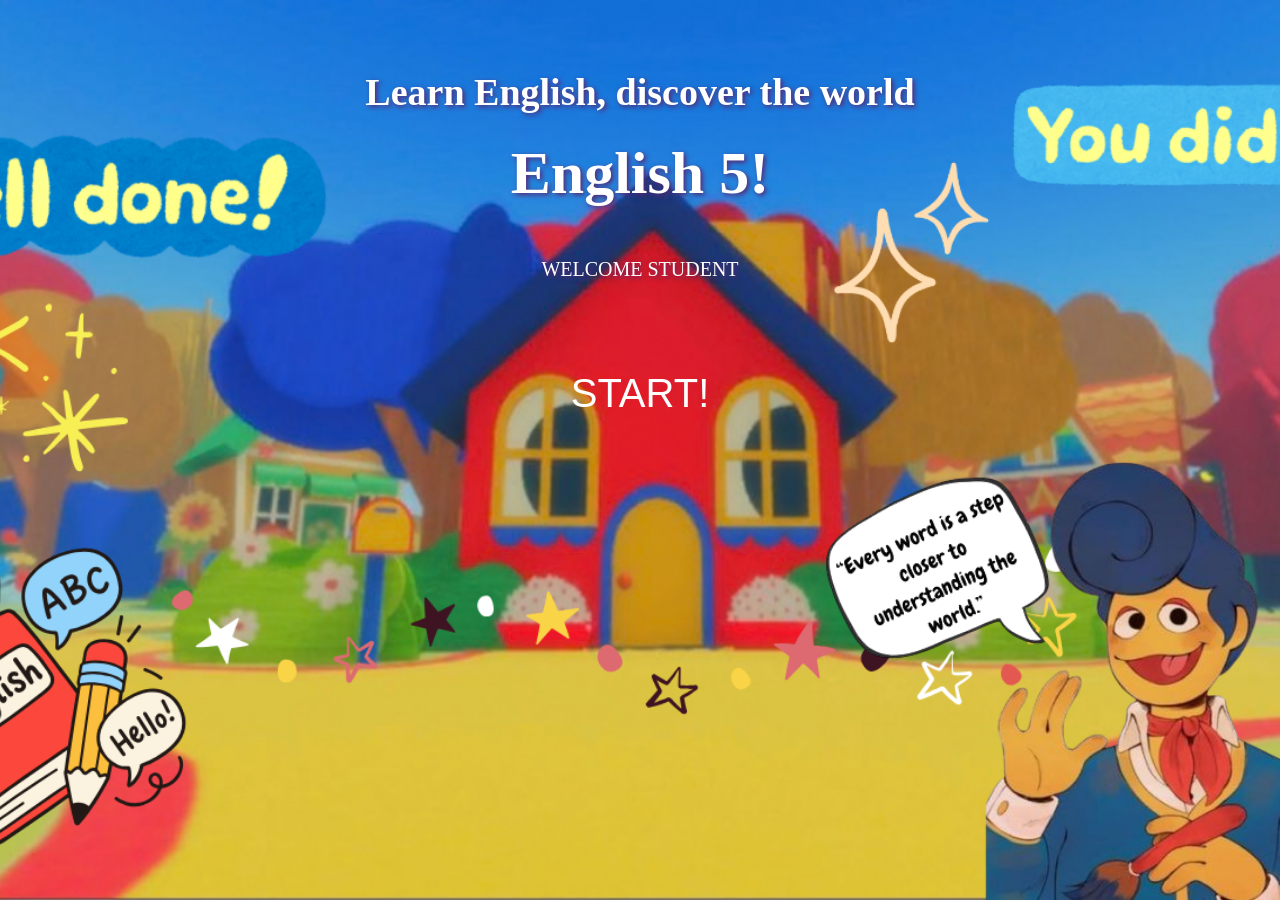
<file: index.html>
<!DOCTYPE html>
<html lang="en">
<head>
    <meta charset="UTF-8">
    <meta name="viewport" content="width=device-width, initial-scale=1.0">
    <title>Learn English, Discover the World</title>
    <link rel="stylesheet" href="disenio.css">
    <link rel="icon" type="image/png" href="favicon-16x16.png">
</head>
<body>
    <header class="portada">
        <img src="imagenes/wally.png" class="decoracion" alt="Wally, personaje decorativo de la página">
        <h1 class="texto-blanco">Learn English, discover the world</h1>
        <h2 class="texto-blanco-2">English 5!</h2>
        <p class="lol">WELCOME STUDENT</p>
    </header>

    <main>
        <nav class="navegacion-principal" aria-label="Navegación principal">
            <a href="dosito.html" class="enlace">START!</a>
        </nav>
    </main>
</body>
</html>
</file>
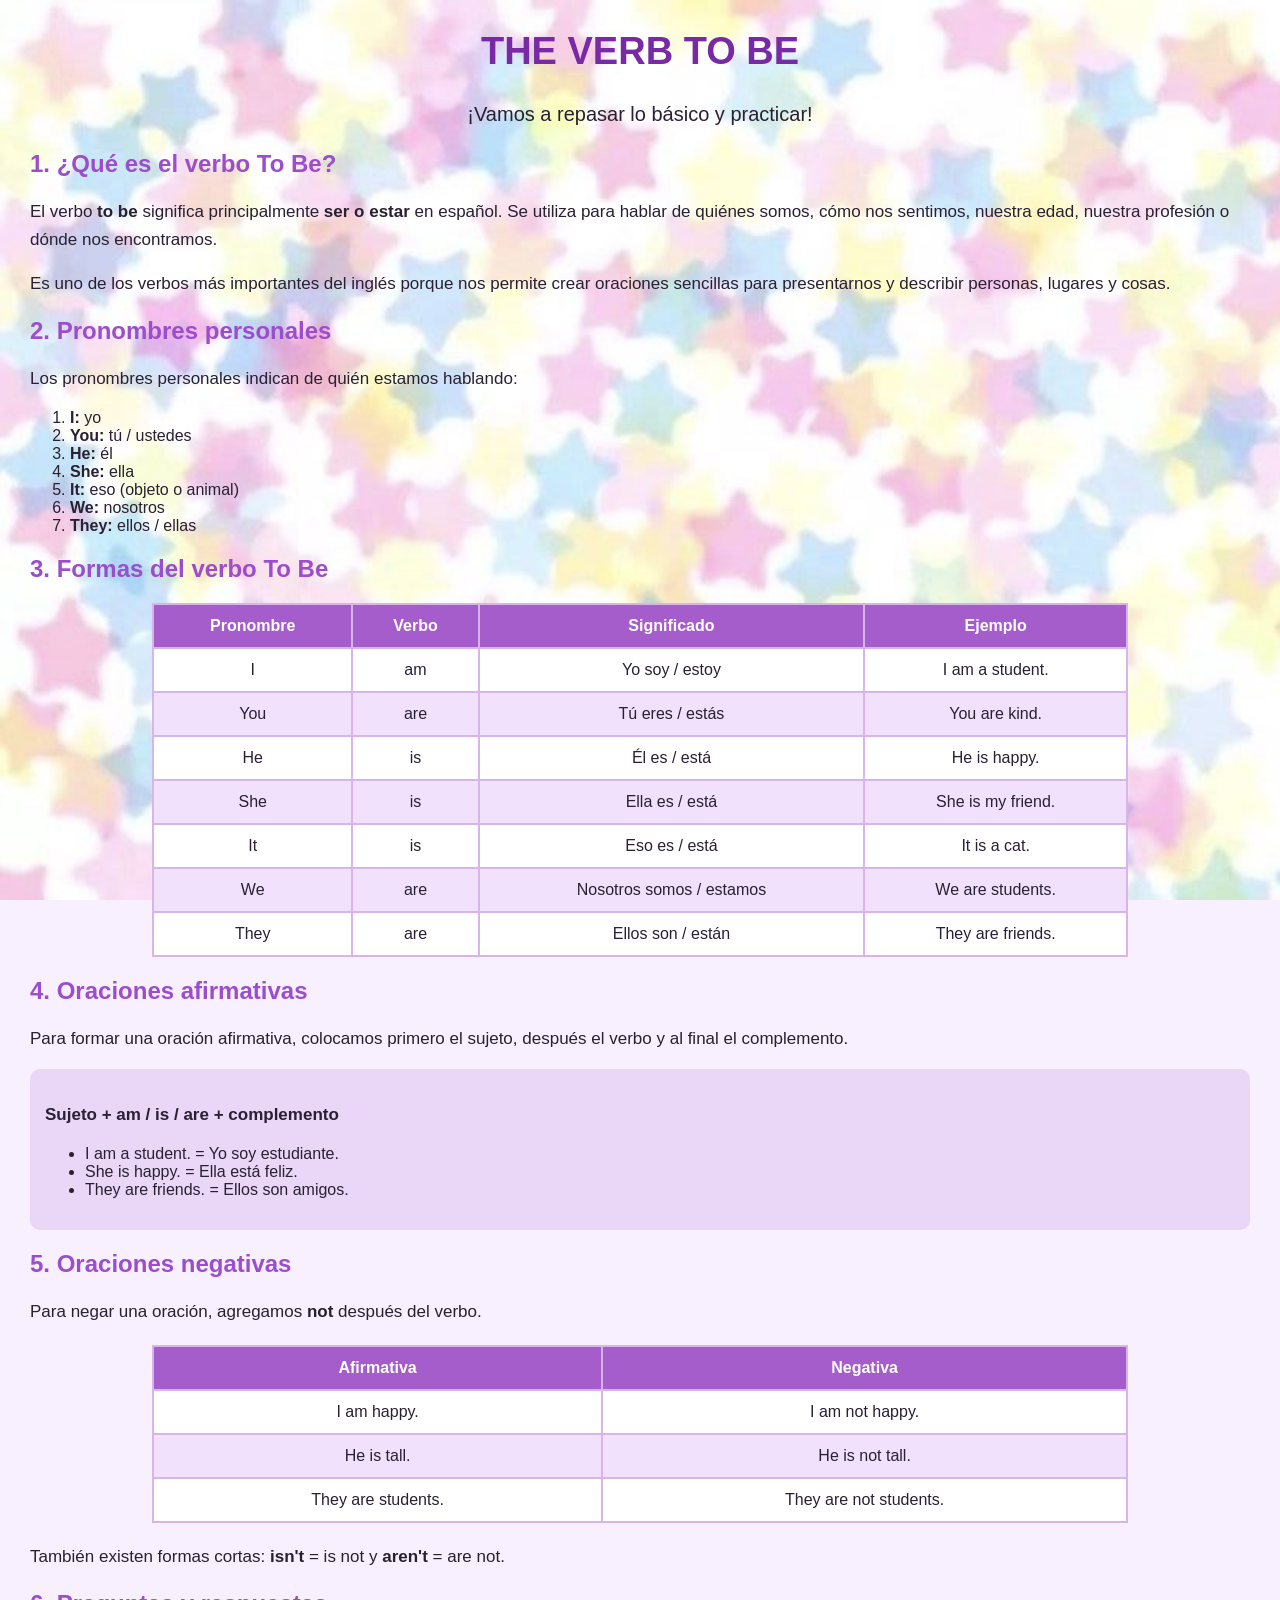
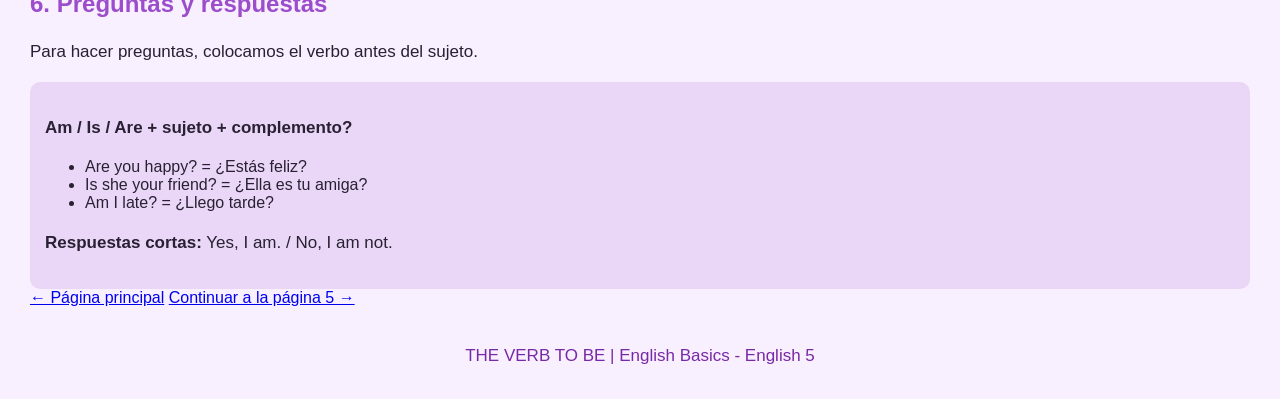
<file: cuatrosito.html>
<!DOCTYPE html>
<html lang="es">
<head>
    <meta charset="UTF-8">
    <meta name="viewport" content="width=device-width, initial-scale=1.0">
    <title>The Verb To Be | English 5</title>
    <link rel="stylesheet" href="disenio4.css">
</head>
<body>

    <header>
        <h1>THE VERB TO BE</h1>
        <p class="inicio">¡Vamos a repasar lo básico y practicar!</p>
    </header>

    <main>
        <section>
            <h2>1. ¿Qué es el verbo To Be?</h2>
            <p>El verbo <strong>to be</strong> significa principalmente <strong>ser o estar</strong> en español. Se utiliza para hablar de quiénes somos, cómo nos sentimos, nuestra edad, nuestra profesión o dónde nos encontramos.</p>
            <p>Es uno de los verbos más importantes del inglés porque nos permite crear oraciones sencillas para presentarnos y describir personas, lugares y cosas.</p>
        </section>

        <section>
            <h2>2. Pronombres personales</h2>
            <p>Los pronombres personales indican de quién estamos hablando:</p>

            <ol class="lista-pronombres">
                <li><strong>I:</strong> yo</li>
                <li><strong>You:</strong> tú / ustedes</li>
                <li><strong>He:</strong> él</li>
                <li><strong>She:</strong> ella</li>
                <li><strong>It:</strong> eso (objeto o animal)</li>
                <li><strong>We:</strong> nosotros</li>
                <li><strong>They:</strong> ellos / ellas</li>
            </ol>
        </section>

        <section>
            <h2>3. Formas del verbo To Be</h2>

            <table>
                <thead>
                    <tr>
                        <th>Pronombre</th>
                        <th>Verbo</th>
                        <th>Significado</th>
                        <th>Ejemplo</th>
                    </tr>
                </thead>
                <tbody>
                    <tr><td>I</td><td>am</td><td>Yo soy / estoy</td><td>I am a student.</td></tr>
                    <tr><td>You</td><td>are</td><td>Tú eres / estás</td><td>You are kind.</td></tr>
                    <tr><td>He</td><td>is</td><td>Él es / está</td><td>He is happy.</td></tr>
                    <tr><td>She</td><td>is</td><td>Ella es / está</td><td>She is my friend.</td></tr>
                    <tr><td>It</td><td>is</td><td>Eso es / está</td><td>It is a cat.</td></tr>
                    <tr><td>We</td><td>are</td><td>Nosotros somos / estamos</td><td>We are students.</td></tr>
                    <tr><td>They</td><td>are</td><td>Ellos son / están</td><td>They are friends.</td></tr>
                </tbody>
            </table>
        </section>

        <section>
            <h2>4. Oraciones afirmativas</h2>
            <p>Para formar una oración afirmativa, colocamos primero el sujeto, después el verbo y al final el complemento.</p>

            <div class="ejemplo">
                <p><strong>Sujeto + am / is / are + complemento</strong></p>
                <ul>
                    <li>I am a student. = Yo soy estudiante.</li>
                    <li>She is happy. = Ella está feliz.</li>
                    <li>They are friends. = Ellos son amigos.</li>
                </ul>
            </div>
        </section>

        <section>
            <h2>5. Oraciones negativas</h2>
            <p>Para negar una oración, agregamos <strong>not</strong> después del verbo.</p>

            <table>
                <thead>
                    <tr>
                        <th>Afirmativa</th>
                        <th>Negativa</th>
                    </tr>
                </thead>
                <tbody>
                    <tr><td>I am happy.</td><td>I am not happy.</td></tr>
                    <tr><td>He is tall.</td><td>He is not tall.</td></tr>
                    <tr><td>They are students.</td><td>They are not students.</td></tr>
                </tbody>
            </table>

            <p>También existen formas cortas: <strong>isn't</strong> = is not y <strong>aren't</strong> = are not.</p>
        </section>

        <section>
            <h2>6. Preguntas y respuestas</h2>
            <p>Para hacer preguntas, colocamos el verbo antes del sujeto.</p>

            <div class="ejemplo">
                <p><strong>Am / Is / Are + sujeto + complemento?</strong></p>
                <ul>
                    <li>Are you happy? = ¿Estás feliz?</li>
                    <li>Is she your friend? = ¿Ella es tu amiga?</li>
                    <li>Am I late? = ¿Llego tarde?</li>
                </ul>
                <p><strong>Respuestas cortas:</strong> Yes, I am. / No, I am not.</p>
            </div>
        </section>
    </main>

    <nav class="navegacion-final" aria-label="Navegación">
        <a href="index.html">← Página principal</a>
        <a href="cinco.html">Continuar a la página 5 →</a>
    </nav>

    <footer>
        <p>THE VERB TO BE | English Basics - English 5</p>
    </footer>

</body>
</html>
</file>
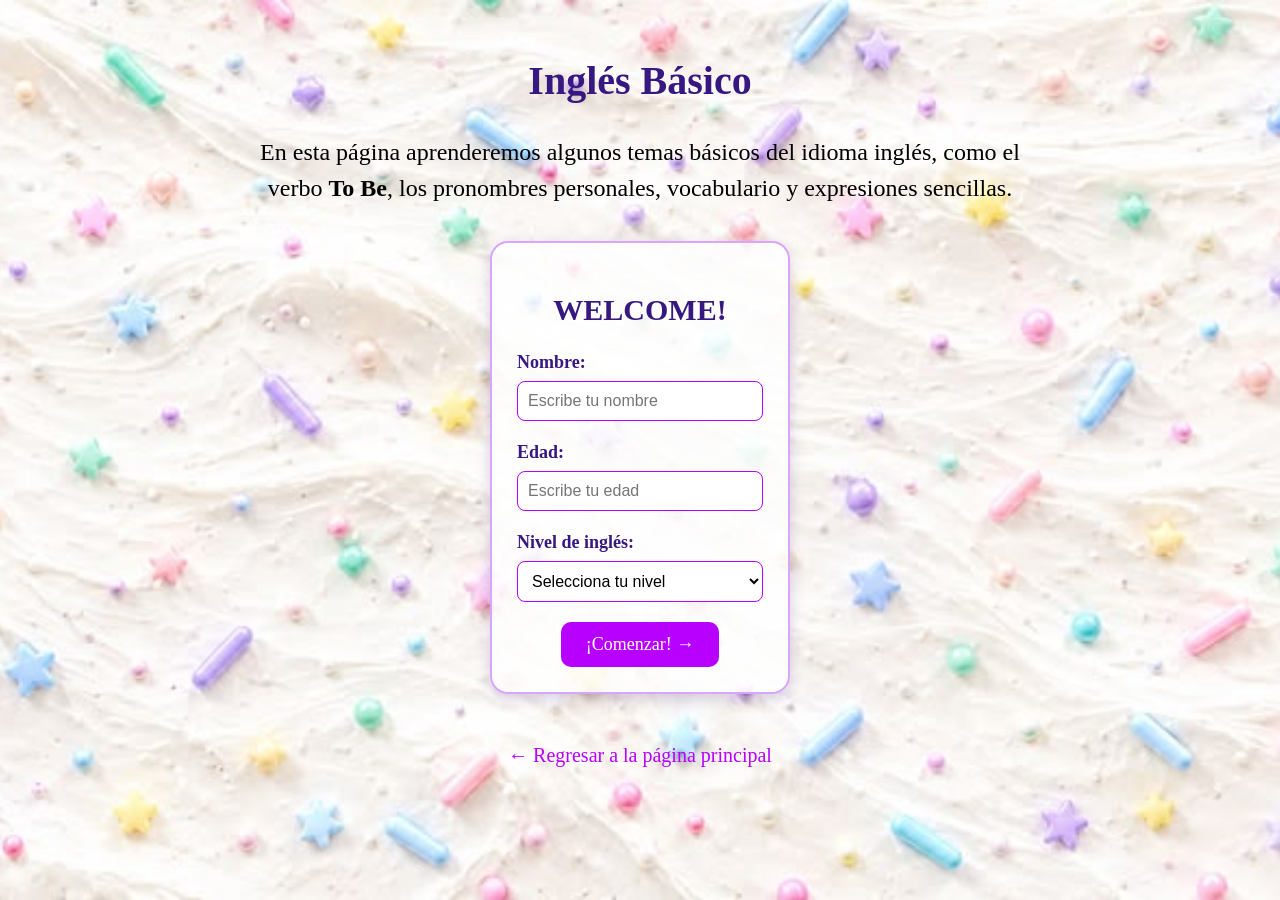
<file: dosito.html>
<!DOCTYPE html>
<html lang="es">
<head>
    <meta charset="UTF-8">
    <meta name="viewport" content="width=device-width, initial-scale=1.0">
    <title>Inglés Básico</title>
    <link rel="stylesheet" href="disenio2.css">
</head>
<body>
    <header>
        <h1>Inglés Básico</h1>
        <p>
            En esta página aprenderemos algunos temas básicos del idioma inglés,
            como el verbo <strong>To Be</strong>, los pronombres personales,
            vocabulario y expresiones sencillas.
        </p>
    </header>

    <main>
        <section aria-labelledby="registro-titulo">
            <form id="formulario-estudiante" action="tresito.html" method="get">
                <h2 id="registro-titulo">WELCOME!</h2>

                <label for="nombre">Nombre:</label>
                <input type="text" id="nombre" name="nombre"
                       placeholder="Escribe tu nombre" required maxlength="40">

                <br><br>

                <label for="edad">Edad:</label>
                <input type="number" id="edad" name="edad"
                       placeholder="Escribe tu edad" min="1" required>

                <br><br>

                <label for="nivel">Nivel de inglés:</label>
                <select id="nivel" name="nivel" required>
                    <option value="">Selecciona tu nivel</option>
                    <option value="alto">Alto</option>
                    <option value="medio">Medio</option>
                    <option value="nulo">Nulo</option>
                </select>

                <button type="submit">¡Comenzar! →</button>
            </form>
        </section>
    </main>

    <footer>
        <nav aria-label="Navegación secundaria">
            <a href="index.html">← Regresar a la página principal</a>
        </nav>
    </footer>

    <script>
        // Comprueba los datos y muestra un mensaje antes de continuar.
        const formulario = document.getElementById("formulario-estudiante");

        formulario.addEventListener("submit", function (evento) {
            const nombre = document.getElementById("nombre").value.trim();
            const edad = Number(document.getElementById("edad").value);
            const nivel = document.getElementById("nivel").value;

            if (nombre === "" || edad < 1 || nivel === "") {
                evento.preventDefault();
                alert("Por favor, completa todos los campos correctamente.");
                return;
            }

            alert("¡Bienvenido/a, " + nombre + "! Vamos a aprender inglés.");
        });
    </script>
</body>
</html>
</file>
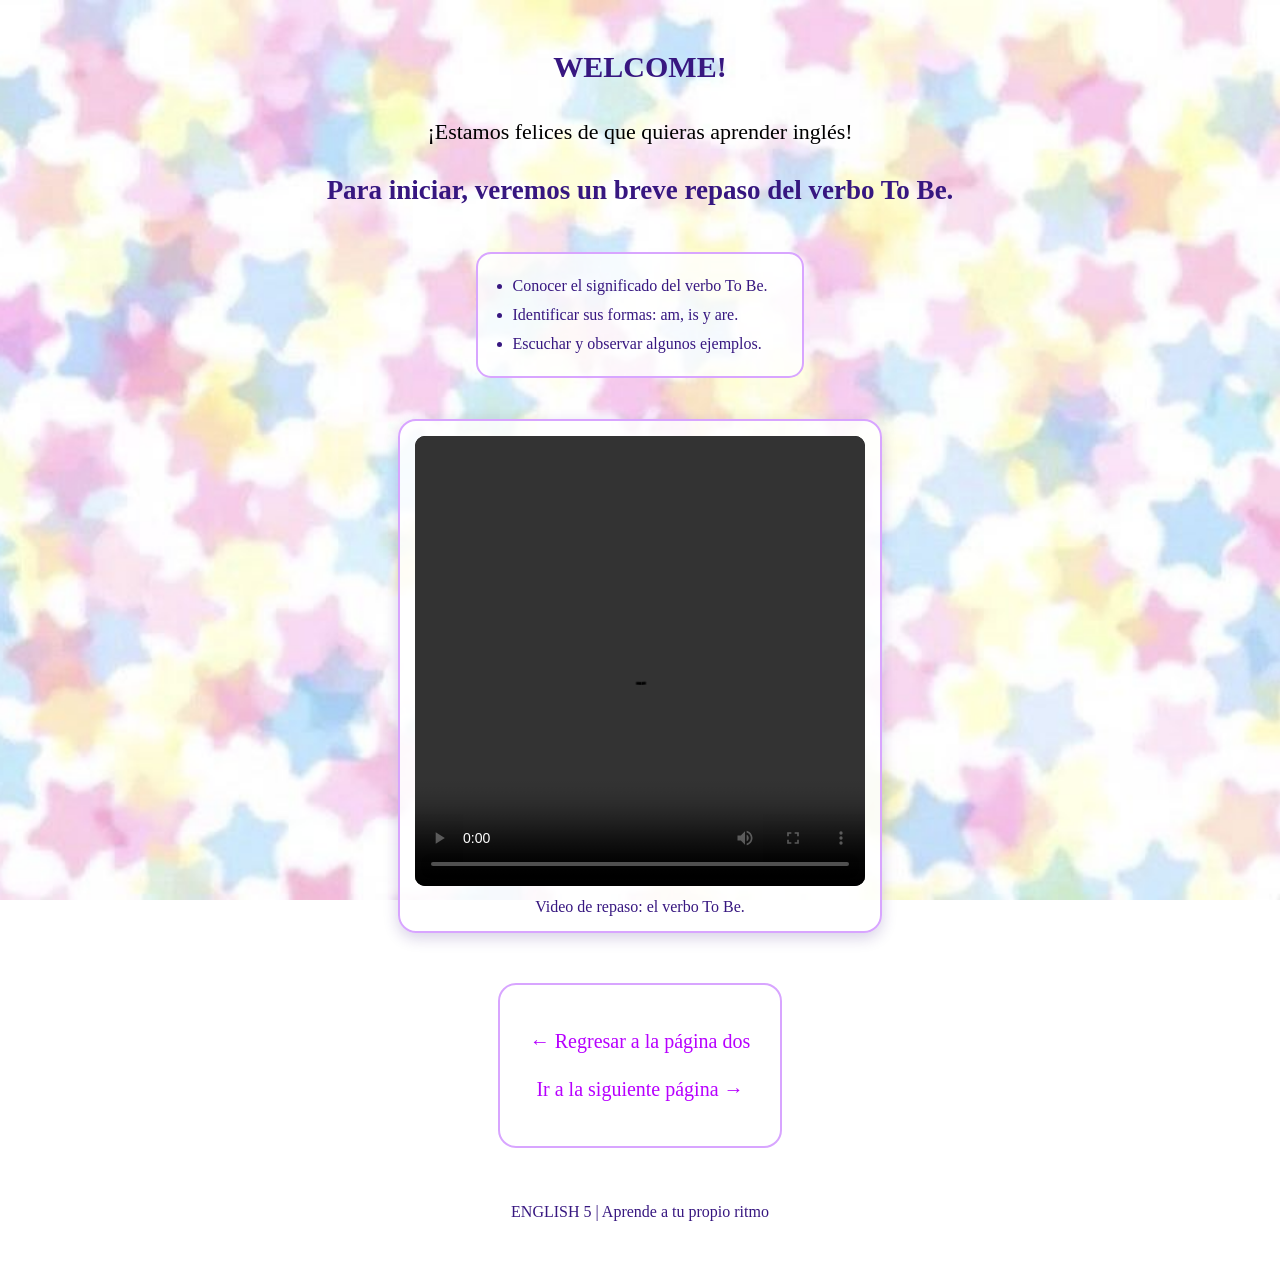
<file: tresito.html>
<!DOCTYPE html>
<html lang="es">
<head>
    <meta charset="UTF-8">
    <meta name="viewport" content="width=device-width, initial-scale=1.0">
    <title>Videos - Inglés Básico</title>
    <link rel="stylesheet" href="disenio3.css">
</head>
<body>
    <header>
        <h1 id="bienvenida">WELCOME!</h1>
        <p class="introduccion">¡Estamos felices de que quieras aprender inglés!</p>
    </header>

    <main>
        <section aria-labelledby="repaso-video">
            <h2 id="repaso-video">Para iniciar, veremos un breve repaso del verbo To Be.</h2>

            <ul class="temas-video">
                <li>Conocer el significado del verbo To Be.</li>
                <li>Identificar sus formas: am, is y are.</li>
                <li>Escuchar y observar algunos ejemplos.</li>
            </ul>

            <figure class="video-contenedor">
                <video controls>
                    <source src="vieop.mp4" type="video/mp4">
                    Tu navegador no puede reproducir este video.
                </video>
                <figcaption>Video de repaso: el verbo To Be.</figcaption>
            </figure>
        </section>

        <nav class="enlaces" aria-label="Navegación entre lecciones">
            <a href="dosito.html">← Regresar a la página dos</a>
            <a href="cuatrosito.html">Ir a la siguiente página →</a>
        </nav>
    </main>

    <footer>
        <p>ENGLISH 5 | Aprende a tu propio ritmo</p>
    </footer>

    <script>
        // Recupera el nombre enviado desde el formulario.
        const parametros = new URLSearchParams(window.location.search);
        const nombre = parametros.get("nombre");

        if (nombre && nombre.trim() !== "") {
            document.getElementById("bienvenida").textContent =
                "WELCOME, " + nombre.trim() + "!";
        }
    </script>
</body>
</html>
</file>
<file: disenio.css>
/* Estilos de la portada principal. */
html, body {
    height: 100%;
    margin: 0;
}

body {
    background-image: url("imagenes/Diseño sin título.png");
    background-size: cover;
    background-position: center;
    background-repeat: no-repeat;
    font-family: cursive;
}

.portada {
    text-align: center;
    padding-top: 45px;
}

.texto-blanco,
.texto-blanco-2,
.lol {
    color: #ffffff;
    text-align: center;
    text-shadow: 2px 2px 5px #57246f;
}

.texto-blanco {
    margin-top: 25px;
    font-size: 38px;
}

.texto-blanco-2 {
    margin-top: 25px;
    font-size: 60px;
}

.lol {
    font-size: 20px;
}

.decoracion {
    position: fixed;
    bottom: 0;
    right: 0;
    width: 500px;
    z-index: 1;
}

.navegacion-principal {
    text-align: center;
    margin-top: 90px;
}

.enlace {
    display: inline-block;
    font-size: 40px;
    position: relative;
    z-index: 2;
}

a {
    color: #ffffff;
    text-decoration: none;
    font-family: Impact, Haettenschweiler, 'Arial Narrow Bold', sans-serif;
}

a:hover {
    color: #e84393;
}
</file>
<file: disenio4.css>
/* Estilos de la explicación del verbo To Be. */
body {
    background-color: #f8f0ff;
    background-image: url("imagenes/ee.jpg");
    background-size: cover;
    background-attachment: fixed;
    font-family: Arial, sans-serif;
    margin: 30px;
    color: #292033;
}

h1 {
    text-align: center;
    color: #7829a5;
    font-size: 38px;
}

h2 {
    color: #9b4dcc;
}

p {
    font-size: 17px;
    line-height: 1.6;
}

.inicio {
    text-align: center;
    font-size: 20px;
}

.pronombres,
.pasos {
    background-color: rgba(255, 255, 255, 0.82);
    border: 1px solid #d7b5eb;
    border-radius: 10px;
    padding: 18px 40px;
    line-height: 1.8;
}

table {
    width: 80%;
    margin: 20px auto;
    border-collapse: collapse;
    background-color: white;
}

caption {
    color: #7829a5;
    font-weight: bold;
    padding: 10px;
}

th {
    background-color: #a65dcc;
    color: white;
}

th, td {
    border: 2px solid #d7b5eb;
    padding: 12px;
    text-align: center;
}

tr:nth-child(even) {
    background-color: #f1e1fc;
}

.ejemplo {
    background-color: #ead7f8;
    padding: 15px;
    border-radius: 10px;
}

footer {
    text-align: center;
    color: #7829a5;
    margin-top: 35px;
}

footer nav a {
    display: inline-block;
    color: #b700ff;
    font-size: 18px;
    text-decoration: none;
    margin: 12px;
}

footer nav a:hover {
    color: #e84393;
}
</file>
<file: disenio2.css>
/* Estilos de la página de bienvenida y formulario. */
html, body {
    min-height: 100%;
    margin: 0;
}

body {
    background-image: url("imagenes/lolip.jpg");
    background-size: cover;
    background-position: center;
    background-repeat: no-repeat;
    background-attachment: fixed;
    font-family: Cambria, Cochin, Georgia, Times, serif;
    color: #371780;
    text-align: center;
    padding: 30px 20px;
    box-sizing: border-box;
}

h1 {
    color: #371780;
    font-size: 40px;
    margin-bottom: 30px;
}

h2 {
    color: #371780;
    font-size: 30px;
    margin-bottom: 25px;
}

p {
    color: #000000;
    font-size: 24px;
    width: 70%;
    max-width: 800px;
    margin: 20px auto;
    line-height: 1.5;
}

form {
    background-color: rgba(255, 255, 255, 0.85);
    text-align: left;
    width: 300px;
    max-width: 90%;
    margin: 35px auto;
    padding: 25px;
    font-size: 18px;
    border: 2px solid #d8a5ff;
    border-radius: 18px;
    box-shadow: 0 5px 15px rgba(55, 23, 128, 0.2);
    box-sizing: border-box;
}

form h2 {
    text-align: center;
}

label {
    display: block;
    color: #371780;
    margin-bottom: 8px;
    font-weight: bold;
}

input, select {
    width: 100%;
    padding: 10px;
    font-size: 16px;
    border: 1px solid #b700ff;
    border-radius: 8px;
    background-color: #ffffff;
    box-sizing: border-box;
}

input:focus, select:focus {
    outline: 2px solid #d8a5ff;
}

button {
    display: block;
    margin: 20px auto 0;
    padding: 12px 25px;
    background-color: #b700ff;
    color: white;
    font-size: 18px;
    font-family: Cambria, Cochin, Georgia, Times, serif;
    border: none;
    border-radius: 10px;
    cursor: pointer;
}

button:hover {
    background-color: #e84393;
}

a {
    display: inline-block;
    color: #b700ff;
    font-size: 20px;
    text-decoration: none;
    margin: 15px;
}

a:hover {
    color: #e84393;
}
</file>
<file: disenio3.css>
/* Estilos de la página que contiene el video. */
html, body {
    min-height: 100%;
    margin: 0;
}

body {
    background-image: url("imagenes/ee.jpg");
    background-size: cover;
    background-position: center;
    background-repeat: no-repeat;
    background-attachment: fixed;
    font-family: Cambria, Cochin, Georgia, Times, serif;
    color: #371780;
    padding: 30px 20px;
    box-sizing: border-box;
    text-align: center;
}

h1 {
    color: #371780;
    font-size: 30px;
    margin: 20px 0 35px;
}

h2 {
    color: #371780;
    font-size: 27px;
    margin: 30px 0;
}

.introduccion {
    color: #000000;
    font-size: 22px;
    margin: 20px auto;
}

.temas-video {
    display: inline-block;
    text-align: left;
    background-color: rgba(255, 255, 255, 0.82);
    border: 2px solid #d8a5ff;
    border-radius: 15px;
    padding: 18px 35px;
    line-height: 1.8;
}

.video-contenedor {
    display: table;
    margin: 25px auto;
    padding: 15px;
    background-color: rgba(255, 255, 255, 0.85);
    border: 2px solid #d8a5ff;
    border-radius: 18px;
    box-shadow: 0 5px 15px rgba(55, 23, 128, 0.2);
}

video {
    display: block;
    width: 450px;
    max-width: 100%;
    height: 450px;
    object-fit: contain;
    background-color: #000000;
    border-radius: 10px;
}

figcaption {
    margin-top: 12px;
    color: #371780;
}

.enlaces {
    margin: 25px auto;
    padding: 20px;
    background-color: rgba(255, 255, 255, 0.85);
    border: 2px solid #d8a5ff;
    border-radius: 18px;
    display: inline-block;
}

.enlaces a {
    display: block;
    color: #b700ff;
    font-size: 20px;
    text-decoration: none;
    margin: 25px 10px;
}

.enlaces a:hover {
    color: #e84393;
}

footer {
    margin-top: 30px;
}
</file>
